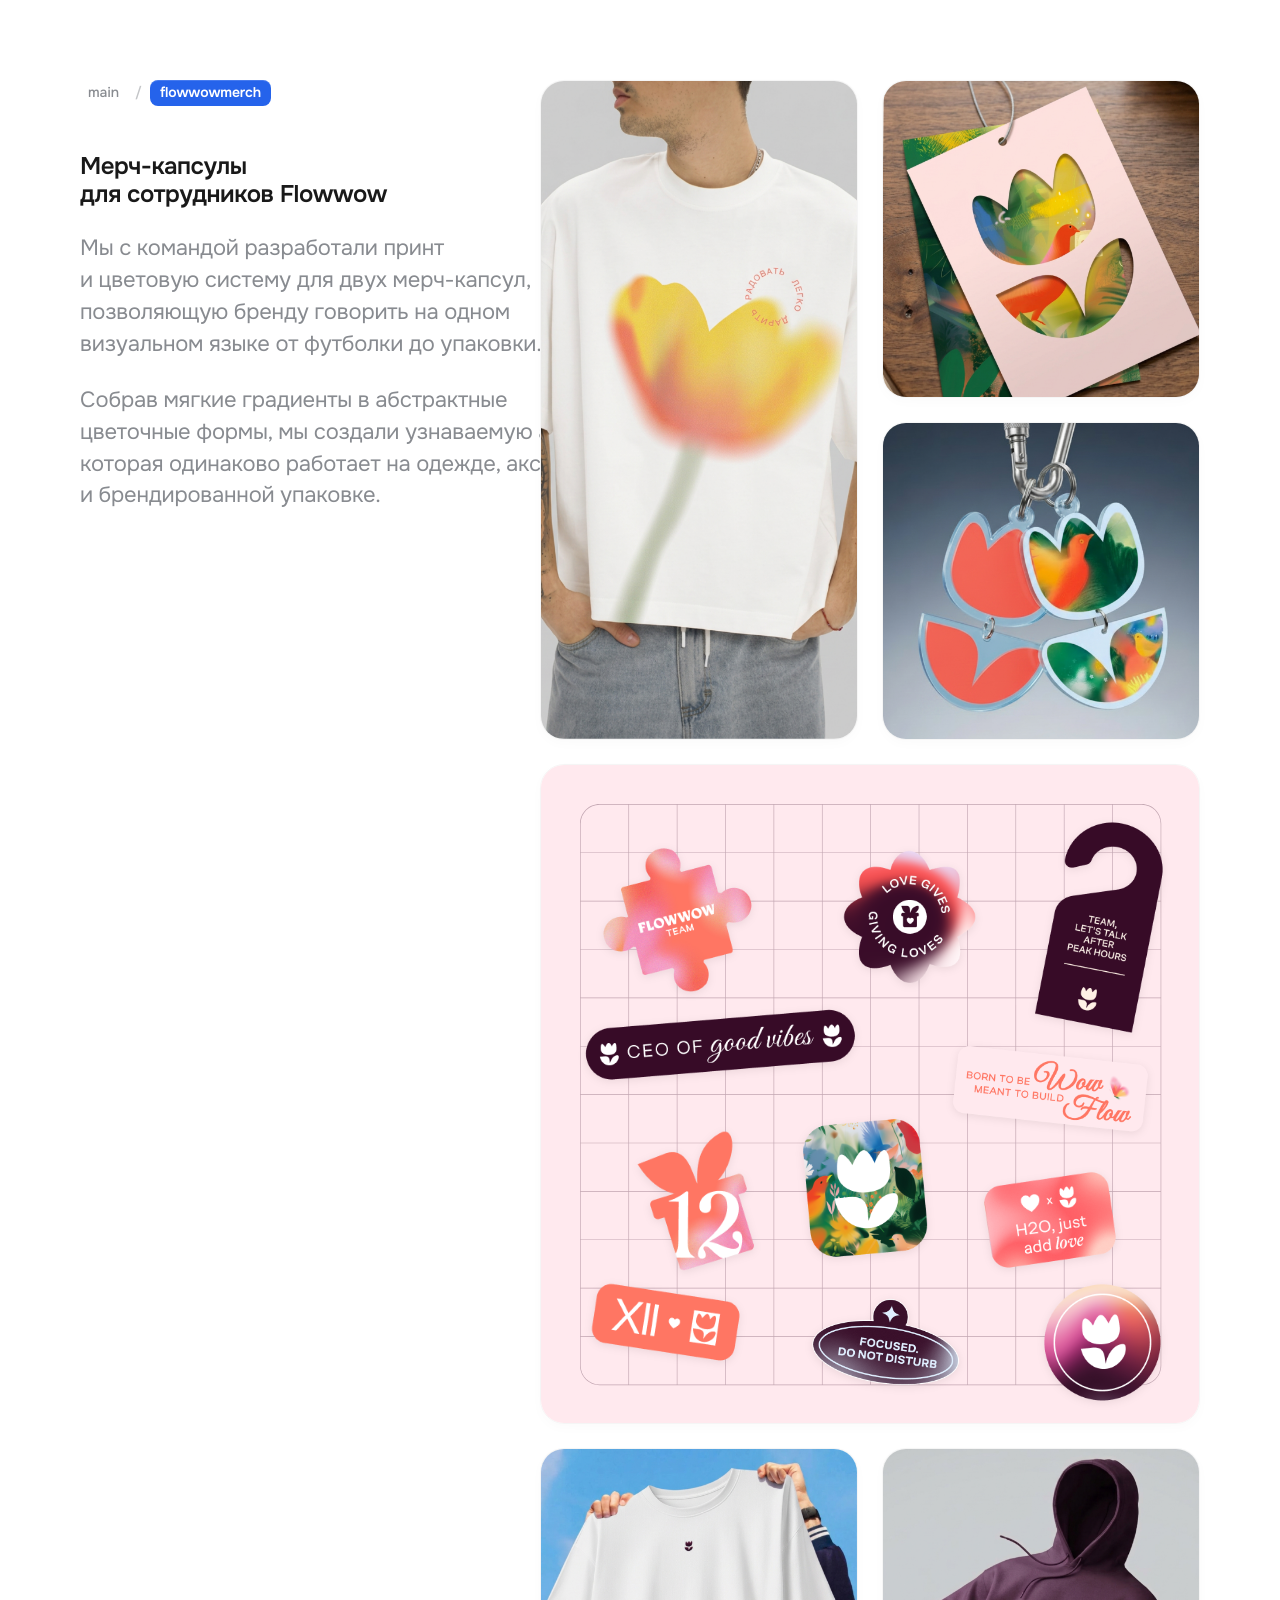
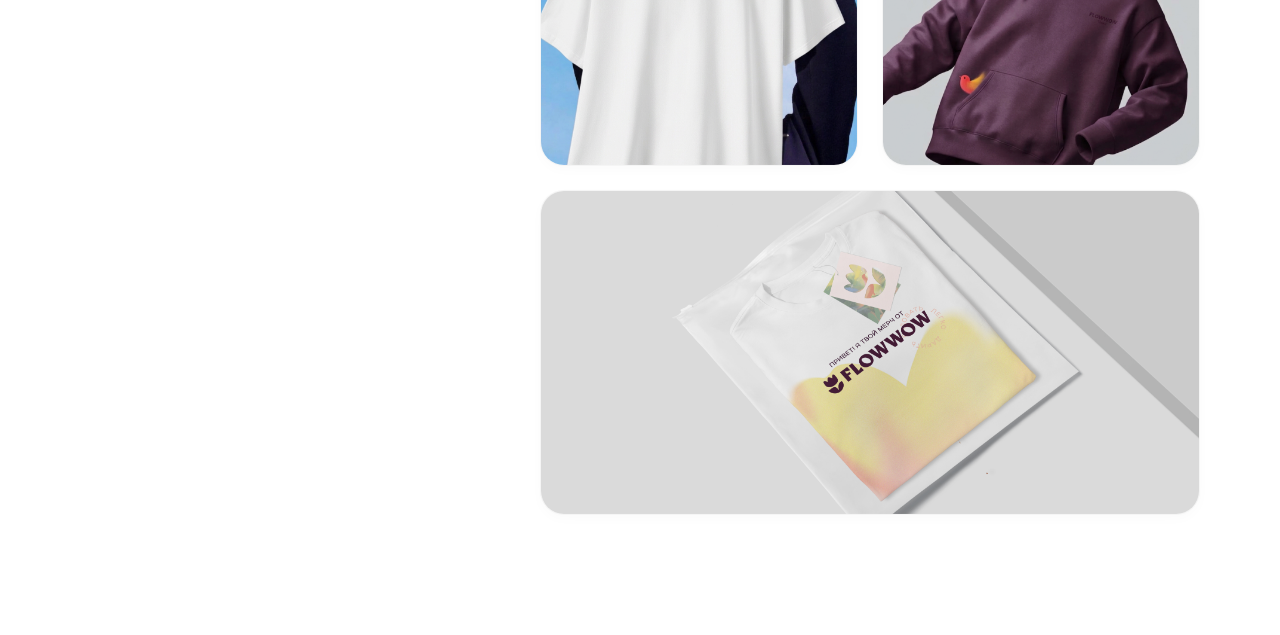
<file: flowwow-merch.html>
<!DOCTYPE html>
<html lang="ru">
<head>
    <meta charset="utf-8"/>
    <meta name="viewport" content="width=device-width, initial-scale=1.0"/>
    <title>Flowwow Merch | Сергей Тихонов</title>
    <!-- Fonts -->
    <link rel="preconnect" href="https://fonts.googleapis.com">
    <link rel="preconnect" href="https://fonts.gstatic.com" crossorigin>
    <link href="https://fonts.googleapis.com/css2?family=Onest:wght@300;400;500;600;700;800&display=swap" rel="stylesheet">
    
    <style>
        :root {
            --font-family: "Onest", -apple-system, BlinkMacSystemFont, "Segoe UI", Roboto, sans-serif;
            --font-body-regular: 420 16px/1.6 var(--font-family);
            --color-text-primary: rgba(0, 0, 0, 0.9);
            --color-text-secondary: rgb(136, 139, 144);
            --color-blue: #0010E5;
            --color-bg: #FFFFFF;
        }

        /* Basic resets */
        * {
            margin: 0;
            padding: 0;
            box-sizing: border-box;
        }

        html {
            font-family: var(--font-family);
            text-rendering: geometricPrecision;
            -webkit-font-smoothing: antialiased;
            -moz-osx-font-smoothing: grayscale;
            background-color: var(--color-bg);
            scroll-behavior: smooth;
        }

        body {
            color: var(--color-text-primary);
            padding: 0;
            margin: 0;
        }

        a {
            color: inherit;
            text-decoration: none;
        }

        /* Back Button Navigation */
        .back_nav {
            margin-bottom: 32px;
        }

        .back_btn {
            display: inline-flex;
            align-items: center;
            gap: 8px;
            color: var(--color-text-secondary);
            font-size: 15px;
            font-weight: 500;
            text-decoration: none;
            transition: all 0.2s ease;
        }

        .back_btn:hover {
            color: #0010E5; /* Royal blue */
            transform: translateX(-4px);
        }

        .back_btn svg {
            transition: stroke 0.2s ease;
        }

        /* Container Layout */
        .project_article_wrapper {
            width: 100%;
            padding: 80px 80px 120px;
            max-width: 100%; /* Spreads fully to window boundaries */
            margin: 0;
        }

        .merch_layout_container {
            display: flex;
            justify-content: space-between; /* Align text to far-left, grid to far-right */
            width: 100%;
            align-items: start;
            gap: 40px;
        }

        /* Breadcrumbs navigation */
        .breadcrumbs {
            display: flex;
            align-items: center;
            gap: 8px;
            font-size: 14px;
            font-weight: 500;
            margin-bottom: 24px;
        }

        .breadcrumb_link {
            color: var(--color-text-secondary);
            text-decoration: none;
            transition: all 0.2s ease;
            padding: 4px 8px;
            border-radius: 6px;
        }

        .breadcrumb_link:hover {
            color: var(--color-text-primary);
            background-color: rgba(0, 0, 0, 0.04);
        }

        .breadcrumb_separator {
            color: var(--color-text-secondary);
            opacity: 0.5;
        }

        .breadcrumb_active {
            color: #FFFFFF;
            background-color: #2563eb; /* Cobalt blue button color */
            padding: 4px 10px;
            border-radius: 8px;
            font-weight: 600;
            letter-spacing: -0.01em;
            box-shadow: inset 0 1px 0 0 rgba(255, 255, 255, 0.15);
        }

        .text_column {
            position: sticky;
            top: 80px;
            width: 100%;
            max-width: 420px; /* Expanded to fit 2-line title */
            display: flex;
            flex-direction: column;
            gap: 24px;
        }

        .text_column h1 {
            font-size: 24px;
            font-weight: 600;
            line-height: 1.15;
            color: var(--color-text-primary);
            margin-bottom: 0;
            letter-spacing: -0.02em;
        }

        .text_column p {
            font-size: 22px;
            font-weight: 400;
            line-height: 1.45;
            color: var(--color-text-secondary);
            margin: 0;
            letter-spacing: -0.01em;
        }

        .nowrap-line {
            display: inline-block;
            white-space: nowrap;
        }

        @media (max-width: 950px) {
            .nowrap-line {
                display: inline;
                white-space: normal;
            }
        }

        @media (max-width: 950px) {
            .project_article_wrapper {
                padding: 40px 40px 80px;
            }
            .merch_layout_container {
                flex-direction: column;
                gap: 40px;
            }
            .text_column {
                position: static;
                max-width: none;
            }
            .text_column h1 {
                font-size: 18px;
            }
            .text_column p {
                font-size: 16px;
            }
            .gallery_grid {
                max-width: none;
            }
        }

        @media (max-width: 600px) {
            .project_article_wrapper {
                padding: 40px 20px 80px;
            }
        }

        /* Floating Nav Tabs Dock */
        .navigation_tabs {
            display: inline-flex;
            padding: 2px;
            justify-content: center;
            align-items: center;
            gap: 2px;
            position: fixed;
            bottom: 36px;
            left: 50%;
            transform: translateX(-50%);
            z-index: 1000;
        }

        .navigation_tabs:before {
            content: "";
            position: absolute;
            top: 0;
            left: 0;
            width: 100%;
            height: 100%;
            border-radius: 100px;
            background: rgba(255,255,255,.68);
            box-shadow: 0 2px 32px 0 rgba(0,0,0,.16);
            -webkit-backdrop-filter: blur(20px);
            backdrop-filter: blur(20px);
            z-index: -1;
        }

        .navigation_tabs .nav_item_container {
            display: flex;
        }

        .navigation_tabs .nav_item {
            display: flex;
            width: 51px;
            height: 51px;
            justify-content: center;
            align-items: center;
            aspect-ratio: 1/1;
            color: var(--color-text-secondary);
            transition: background-color 0.25s, color 0.25s;
            border-radius: 50%;
        }

        .navigation_tabs .nav_item:hover {
            background-color: rgba(0, 0, 0, 0.05);
            color: var(--color-text-primary);
        }

        .profile_pic {
            height: 1.5em;
            width: 1.5em;
            border-radius: 50%;
            object-fit: cover;
        }

        /* Gallery Layout */
        .gallery_grid {
            display: flex;
            flex-direction: column;
            gap: 24px;
            width: 100%;
            max-width: 800px; /* Keep size exactly as it is now */
        }

        .gallery_row {
            display: flex;
            gap: 24px;
            width: 100%;
        }

        .gallery_row.cols-2 {
            display: grid;
            grid-template-columns: repeat(2, 1fr);
            grid-gap: 24px;
            align-items: stretch;
        }

        .gallery_column {
            display: flex;
            flex-direction: column;
            gap: 24px;
        }

        .gallery_column.single-item {
            height: 100%;
        }

        .gallery_column.single-item .gallery_item {
            height: 100%;
            display: flex;
            flex-direction: column;
        }

        .gallery_column.single-item .gallery_item img {
            height: 100%;
            object-fit: cover;
        }

        @media (max-width: 600px) {
            .gallery_grid {
                gap: 16px;
            }
            .gallery_row.cols-2 {
                grid-gap: 16px;
            }
            .gallery_column {
                gap: 16px;
            }
        }

        /* Gallery Item Card */
        .gallery_item {
            position: relative;
            background: #FFFFFF;
            border-radius: 24px;
            overflow: hidden;
            border: 1px solid rgba(0, 0, 0, 0.04);
            box-shadow: 0 4px 12px rgba(0, 0, 0, 0.02);
            transition: all 0.3s cubic-bezier(0.4, 0, 0.2, 1);
            width: 100%;
        }

        @media (max-width: 600px) {
            .gallery_item {
                border-radius: 16px;
            }
        }

        .gallery_item:hover {
            transform: translateY(-6px);
            box-shadow: 0 16px 36px rgba(0, 0, 0, 0.08);
            border-color: rgba(0, 16, 229, 0.08);
        }

        .gallery_item img {
            width: 100%;
            height: auto;
            display: block;
            transition: transform 0.4s ease;
        }

        .gallery_item:hover img {
            transform: scale(1.02);
        }

        /* Stickers Interactive Container */
        .stickers_container {
            position: relative;
            width: 100%;
            aspect-ratio: 1 / 1;
            border-radius: 24px;
            overflow: hidden;
            border: 1px solid rgba(0, 0, 0, 0.04);
            box-shadow: 0 4px 12px rgba(0, 0, 0, 0.02);
            background: transparent;
        }

        @media (max-width: 600px) {
            .stickers_container {
                border-radius: 16px;
            }
        }

        .stickers_container .grid_bg {
            width: 100%;
            height: 100%;
            display: block;
            object-fit: cover;
            pointer-events: none;
        }

        .sticker_img {
            position: absolute;
            transition: transform 0.35s cubic-bezier(0.175, 0.885, 0.32, 1.275), filter 0.35s ease;
            cursor: pointer;
            filter: drop-shadow(0 2px 4px rgba(0, 0, 0, 0.08));
        }

        /* Alternating tilt rotation on hover */
        .sticker_img:nth-child(odd):hover {
            transform: scale(1.06) rotate(-3deg) translateY(-4px);
            filter: drop-shadow(0 12px 24px rgba(0, 0, 0, 0.14));
            z-index: 10;
        }

        .sticker_img:nth-child(even):hover {
            transform: scale(1.06) rotate(3deg) translateY(-4px);
            filter: drop-shadow(0 12px 24px rgba(0, 0, 0, 0.14));
            z-index: 10;
        }
    </style>
</head>
<body>



    <div class="project_article_wrapper">
        <div class="merch_layout_container">
            <!-- Left Text Column -->
            <div class="text_column">
                <nav class="breadcrumbs">
                    <a href="index.html" class="breadcrumb_link">main</a>
                    <span class="breadcrumb_separator">/</span>
                    <span class="breadcrumb_active">flowwowmerch</span>
                </nav>
                <h1><span style="display: inline-block; white-space: nowrap;">Мерч-капсулы</span><br><span style="display: inline-block; white-space: nowrap;">для сотрудников Flowwow</span></h1>
                <p><span class="nowrap-line">Мы с командой разработали принт</span><br><span class="nowrap-line">и цветовую систему для двух мерч-капсул,</span><br><span class="nowrap-line">позволяющую бренду говорить на одном</span><br><span class="nowrap-line">визуальном языке от футболки до упаковки.</span></p>
                <p><span class="nowrap-line">Собрав мягкие градиенты в абстрактные</span><br><span class="nowrap-line">цветочные формы, мы создали узнаваемую айдентику,</span><br><span class="nowrap-line">которая одинаково работает на одежде, аксессуарах</span><br><span class="nowrap-line">и брендированной упаковке.</span></p>
            </div>

            <!-- Right Gallery Grid Column -->
            <main class="gallery_grid">
                <!-- Row 1: 2 columns -->
                <div class="gallery_row cols-2">
                <div class="gallery_column single-item">
                    <div class="gallery_item">
                        <img src="img/merch/fw_merch_1.jpg" alt="Модель в футболке Flowwow" loading="lazy" />
                    </div>
                </div>
                <div class="gallery_column">
                    <div class="gallery_item">
                        <img src="img/merch/fw_merch_2.jpg" alt="Открытка с тюльпаном" loading="lazy" />
                    </div>
                    <div class="gallery_item">
                        <img src="img/merch/fw_merch_3.jpg" alt="Фирменные брелоки Flowwow" loading="lazy" />
                    </div>
                </div>
            </div>

            <!-- Row 2: Full width (Interactive Stickers Grid) -->
            <div class="gallery_row full-width">
                <div class="stickers_container">
                    <img class="grid_bg" src="img/merch/fw_merch_4.svg" alt="Сетка бренда" />
                    <img class="sticker_img" src="img/merch/fw_stiker_1.png?v=1" alt="Стикер 1" style="left: 6.5%; top: 9.5%; width: 28.5%;" />
                    <img class="sticker_img" src="img/merch/fw_stiker_2.png?v=1" alt="Стикер 2" style="left: 43.5%; top: 10.5%; width: 25.0%;" />
                    <img class="sticker_img" src="img/merch/fw_stiker_3.png?v=1" alt="Стикер 3" style="left: 75.0%; top: 7.5%; width: 20.74%;" />
                    <img class="sticker_img" src="img/merch/fw_stiker_4.png?v=1" alt="Стикер 4" style="left: 6.5%; top: 37.0%; width: 41.47%;" />
                    <img class="sticker_img" src="img/merch/fw_stiker_5.png?v=1" alt="Стикер 5" style="left: 62.5%; top: 42.5%; width: 29.95%;" />
                    <img class="sticker_img" src="img/merch/fw_stiker_6.png?v=1" alt="Стикер 6" style="left: 14.5%; top: 55.5%; width: 19.59%;" />
                    <img class="sticker_img" src="img/merch/fw_stiker_7.png?v=1" alt="Стикер 7" style="left: 39.5%; top: 53.5%; width: 19.59%;" />
                    <img class="sticker_img" src="img/merch/fw_stiker_8.png?v=1" alt="Стикер 8" style="left: 67.0%; top: 61.5%; width: 20.74%;" />
                    <img class="sticker_img" src="img/merch/fw_stiker_9.png?v=1" alt="Стикер 9" style="left: 7.5%; top: 78.5%; width: 23.04%;" />
                    <img class="sticker_img" src="img/merch/fw_stiker_10.png?v=1" alt="Стикер 10" style="left: 39.5%; top: 78.0%; width: 26.50%;" />
                    <img class="sticker_img" src="img/merch/fw_stiker_11.png?v=1" alt="Стикер 11" style="left: 75.5%; top: 78.0%; width: 19.59%;" />
                </div>
            </div>

            <!-- Row 3: 2 columns -->
            <div class="gallery_row cols-2">
                <div class="gallery_column single-item">
                    <div class="gallery_item">
                        <img src="img/merch/fw_merch_5.jpg" alt="Футболка с фирменным логотипом" loading="lazy" />
                    </div>
                </div>
                <div class="gallery_column single-item">
                    <div class="gallery_item">
                        <img src="img/merch/fw_merch_6.jpg" alt="Фирменное худи Flowwow" loading="lazy" />
                    </div>
                </div>
            </div>

            <!-- Row 4: Full width -->
            <div class="gallery_row full-width">
                <div class="gallery_item">
                    <img src="img/merch/fw_merch_7.jpg" alt="Фирменная упаковка Flowwow" loading="lazy" />
                </div>
            </div>
        </main>
    </div> <!-- Close .merch_layout_container -->
</div> <!-- Close .project_article_wrapper -->

</body>
</html>
</file>
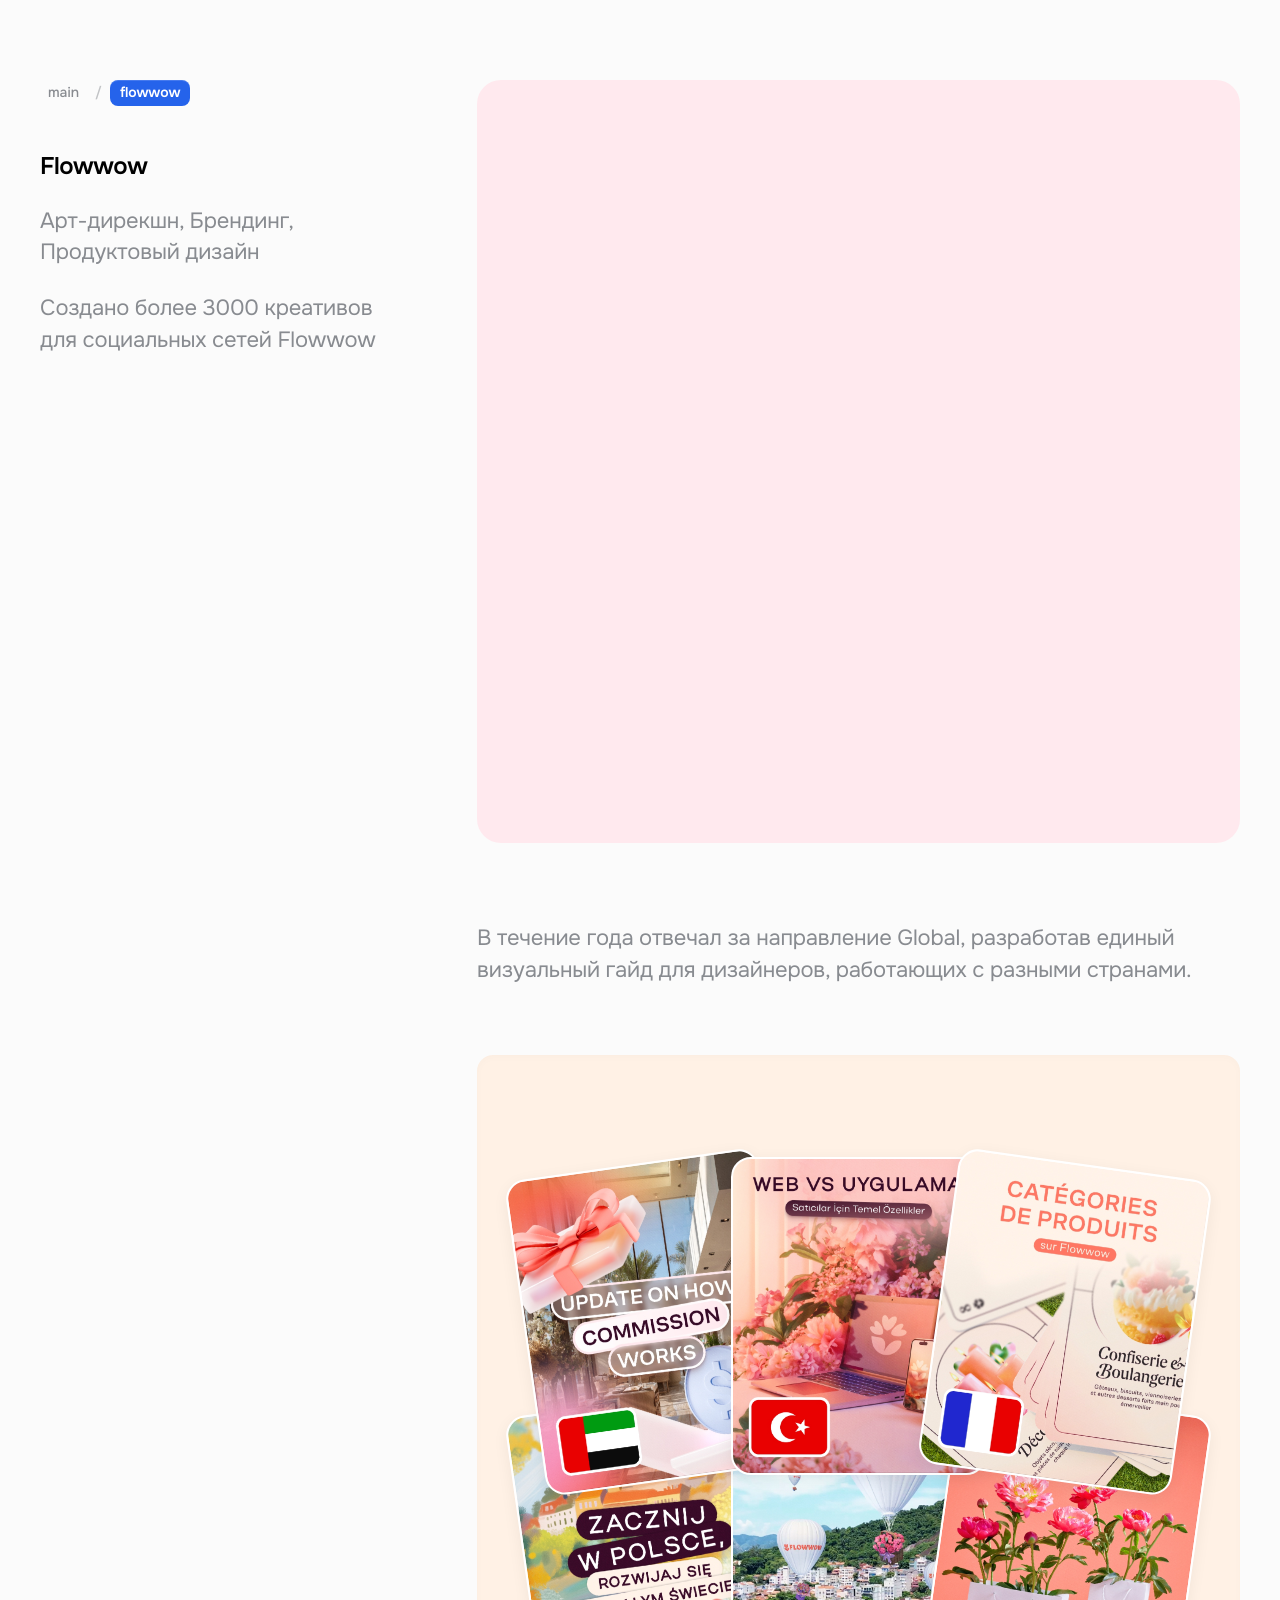
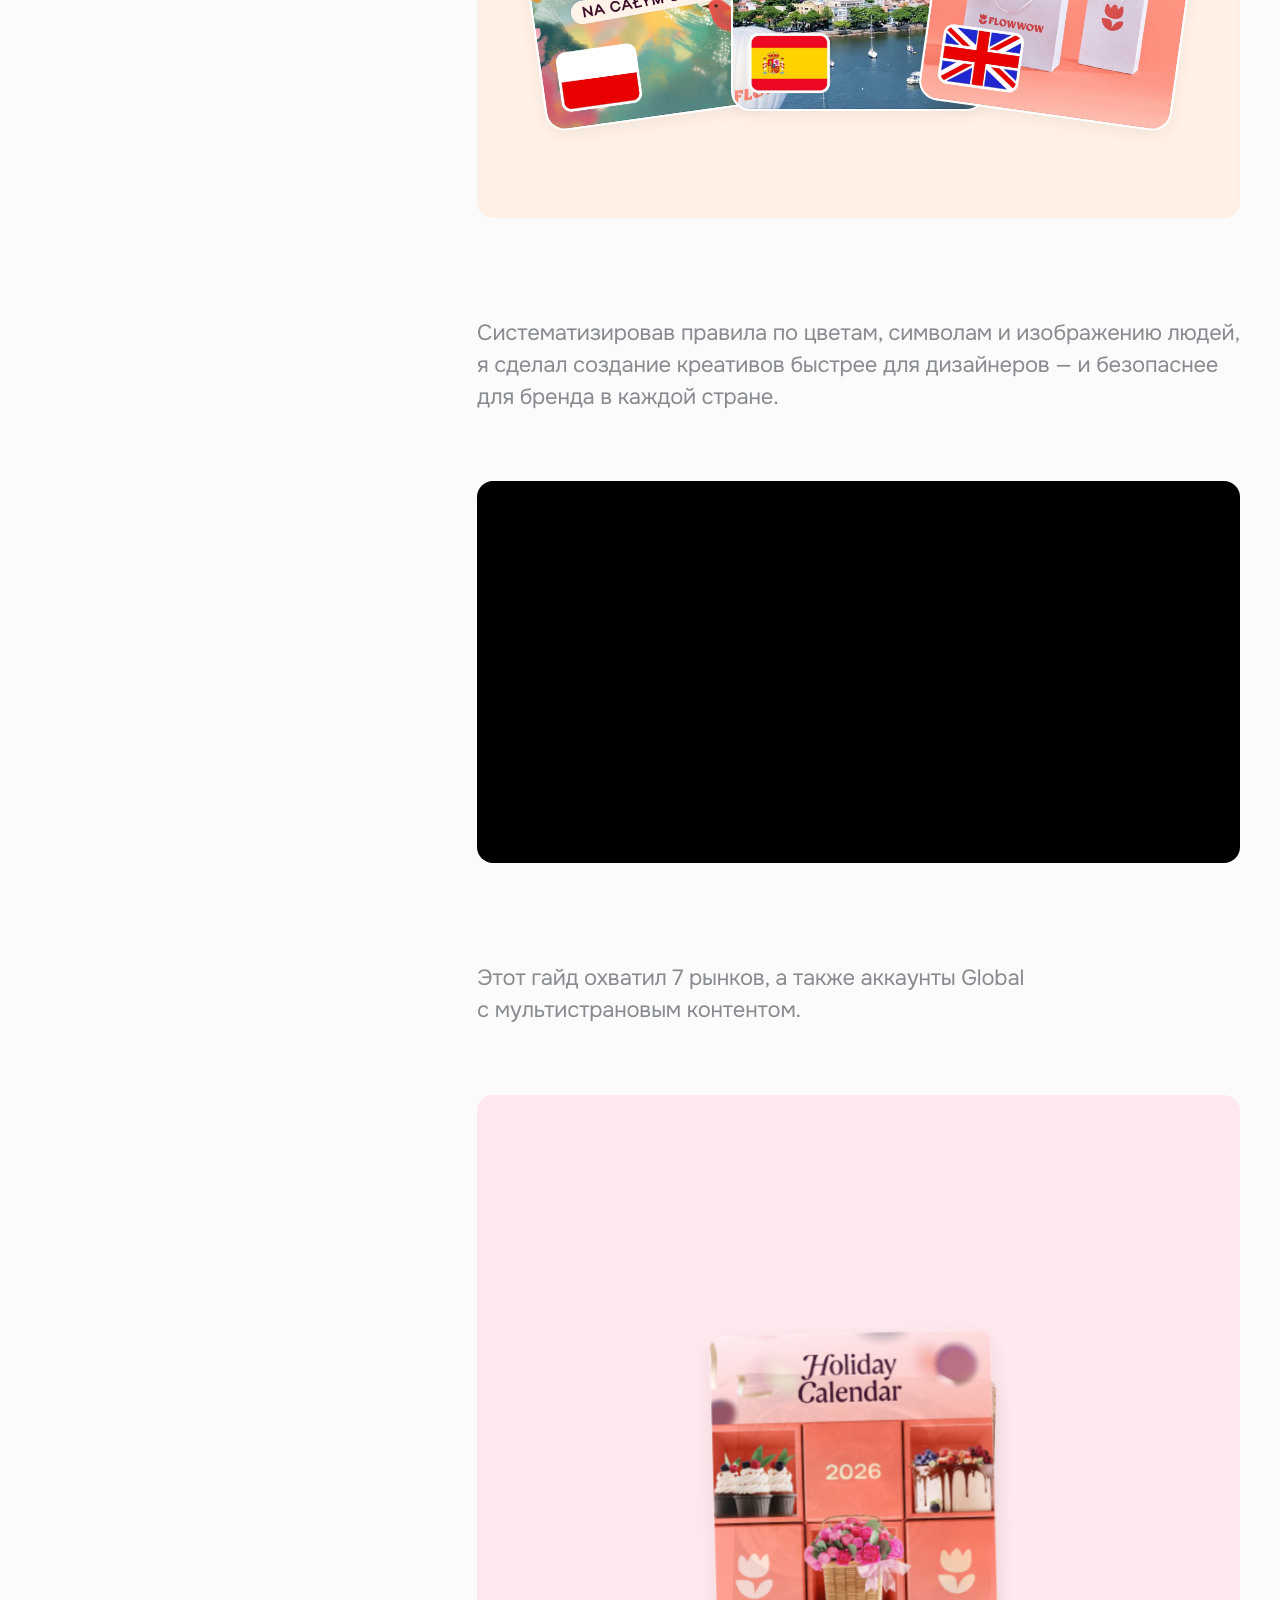
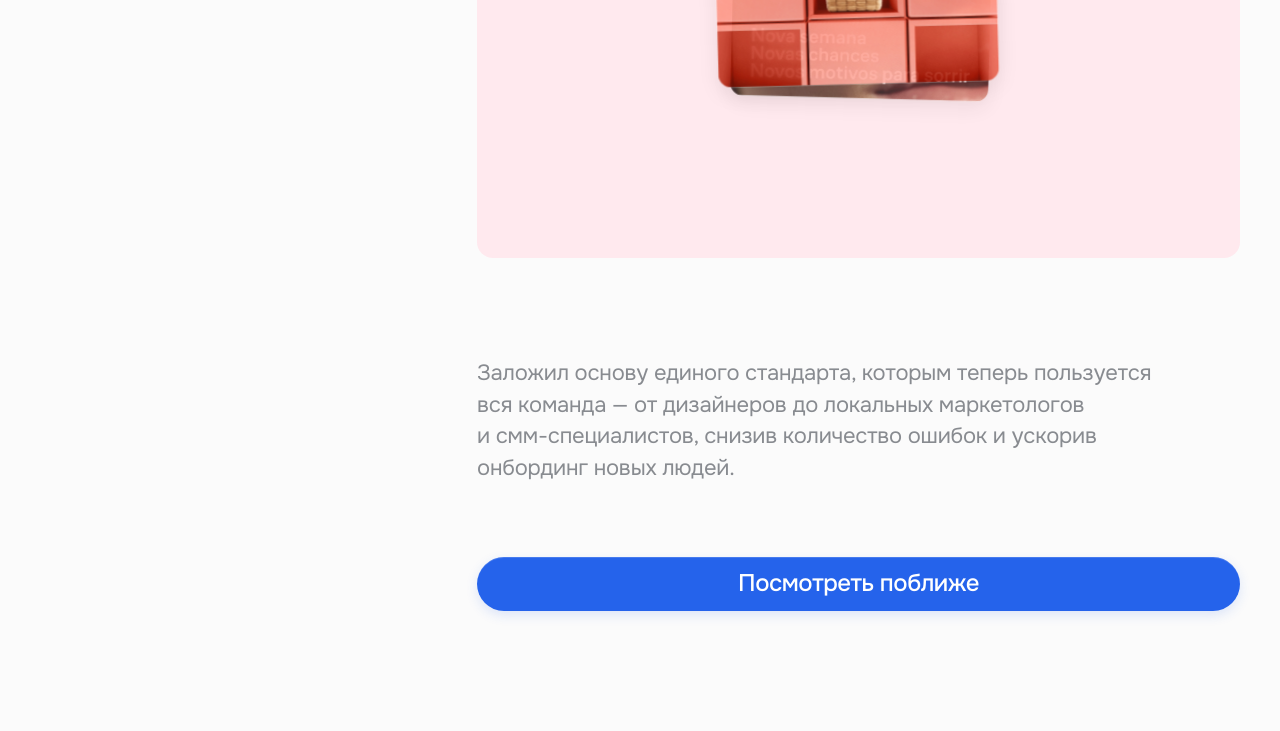
<file: flowwow.html>
<!DOCTYPE html>
<html lang="ru">
<head>
    <meta charset="utf-8"/>
    <meta name="viewport" content="width=device-width, initial-scale=1.0"/>
    <title>Flowwow — Кейс | Сергей Тихонов</title>
    <!-- Fonts -->
    <link rel="preconnect" href="https://fonts.googleapis.com">
    <link rel="preconnect" href="https://fonts.gstatic.com" crossorigin>
    <link href="https://fonts.googleapis.com/css2?family=Onest:wght@300;400;500;600;700;800&display=swap" rel="stylesheet">
    
    <style>
        :root {
            --font-family: "Onest", -apple-system, BlinkMacSystemFont, "Segoe UI", Roboto, sans-serif;
            --font-title-regular: 420 32px/1.2 var(--font-family);
            --font-title-medium: 560 32px/1.2 var(--font-family);
            --font-heading-regular: 420 22px/1.4 var(--font-family);
            --font-heading-medium: 560 22px/1.4 var(--font-family);
            --font-subtitle-regular: 420 18px/1.4 var(--font-family);
            --font-subtitle-medium: 520 18px/1.4 var(--font-family);
            --font-body-regular: 420 16px/1.6 var(--font-family);
            --font-body-medium: 560 16px/1.6 var(--font-family);
            --font-footnote-regular: 420 14px/1.6 var(--font-family);
            --font-footnote-medium: 560 14px/1.6 var(--font-family);
            --color-text-primary: rgba(0, 0, 0, 1);
            --color-text-secondary: rgb(136, 139, 144);
            --safe-area-inset-bottom: 91px;
        }

        /* Basic resets */
        * {
            margin: 0;
            padding: 0;
            box-sizing: border-box;
        }

        html {
            font-family: var(--font-family);
            text-rendering: geometricPrecision;
            -webkit-font-smoothing: antialiased;
            -moz-osx-font-smoothing: grayscale;
            background-color: #FBFBFB;
            scroll-behavior: smooth;
        }

        body {
            color: var(--color-text-primary);
            padding: 0;
            margin: 0;
        }

        /* Back Button Navigation */
        .back_nav {
            max-width: 1280px;
            margin: 0 auto 24px;
        }

        .back_btn {
            display: inline-flex;
            align-items: center;
            gap: 8px;
            color: var(--color-text-secondary);
            font-size: 15px;
            font-weight: 500;
            text-decoration: none;
            transition: all 0.2s ease;
        }

        .back_btn:hover {
            color: #0010E5; /* Royal blue */
            transform: translateX(-4px);
        }

        .back_btn svg {
            transition: stroke 0.2s ease;
        }

        a {
            color: inherit;
            text-decoration: none;
        }

        hr {
            border: 0;
            height: 1px;
            background-color: rgba(0, 0, 0, 0.08);
            margin: 40px 0;
        }

        ::selection {
            background: #000000 !important;
            color: #FFFFFF !important;
        }

        /* Floating Nav Tabs Dock */
        .navigation_tabs {
            display: inline-flex;
            padding: 2px;
            justify-content: center;
            align-items: center;
            gap: 2px;
            position: fixed;
            bottom: 36px;
            left: 50%;
            transform: translateX(-50%);
            z-index: 1000;
        }

        .navigation_tabs:before {
            content: "";
            position: absolute;
            top: 0;
            left: 0;
            width: 100%;
            height: 100%;
            border-radius: 100px;
            background: rgba(255,255,255,.68);
            box-shadow: 0 2px 32px 0 rgba(0,0,0,.16);
            -webkit-backdrop-filter: blur(20px);
            backdrop-filter: blur(20px);
            z-index: -1;
        }

        .navigation_tabs .nav_item_container {
            display: flex;
        }

        .navigation_tabs .nav_item {
            display: flex;
            width: 51px;
            height: 51px;
            justify-content: center;
            align-items: center;
            aspect-ratio: 1/1;
            color: var(--color-text-secondary);
            transition: background-color 0.25s, color 0.25s;
            border-radius: 50%;
        }

        .navigation_tabs .nav_item:hover {
            background-color: rgba(0, 0, 0, 0.05);
            color: var(--color-text-primary);
        }

        .profile_pic {
            height: 1.5em;
            width: 1.5em;
            border-radius: 50%;
            object-fit: cover;
        }

        /* Article Container & Layout */
        .project_article_wrapper {
            width: 100%;
            padding: 80px 40px 120px; /* Aligns left edge exactly to 40px like the main page sidebar! */
            max-width: 100%; /* Spreads fully to window boundaries */
            margin: 0;
            opacity: 0;
            animation: projectArticleSlideUp 1s cubic-bezier(.28,.11,.32,1) .2s forwards;
        }

        @keyframes projectArticleSlideUp {
            0% {
                opacity: 0;
                transform: scale(.95) translateY(16px);
                filter: blur(8px);
            }
            100% {
                opacity: 1;
                transform: scale(1) translateY(0);
                filter: blur(0);
            }
        }

        @media (max-width: 950px) {
            .project_article_wrapper {
                padding: 40px 40px 80px;
            }
        }

        @media (max-width: 600px) {
            .project_article_wrapper {
                padding: 40px 20px 80px;
            }
        }

        .merch_layout_container {
            display: flex;
            justify-content: space-between; /* Align text to far-left, grid to far-right */
            width: 100%;
            align-items: start;
            gap: 80px;
        }

        @media (max-width: 950px) {
            .merch_layout_container {
                flex-direction: column;
                gap: 40px;
            }
        }

        .text_column {
            position: -webkit-sticky;
            position: sticky;
            top: 80px;
            width: 100%;
            max-width: 420px; /* Wider to accommodate 24px text in two lines */
            display: flex;
            flex-direction: column;
            gap: 24px;
        }

        @media (max-width: 950px) {
            .text_column {
                position: static;
                max-width: none;
            }
        }

        .text_column h1 {
            font-size: 24px;
            font-weight: 600;
            line-height: 1.15;
            color: var(--color-text-primary);
            letter-spacing: -.02em;
            margin: 0;
        }

        @media (max-width: 950px) {
            .text_column h1 {
                font-size: 18px;
            }
        }

        .text_column p {
            font-size: 22px;
            font-weight: 400;
            line-height: 1.45;
            color: var(--color-text-secondary);
            margin: 0;
            letter-spacing: -0.01em;
        }

        @media (max-width: 950px) {
            .text_column p {
                font-size: 16px;
            }
        }

        .gallery_grid {
            display: flex;
            flex-direction: column;
            gap: 48px;
            width: 100%;
            max-width: 800px; /* Matches standard artwork width */
        }

        .gallery_grid > p {
            font-size: 22px;
            font-weight: 400;
            line-height: 1.45;
            color: var(--color-text-secondary);
            margin: 32px 0 0;
            letter-spacing: -0.01em;
        }

        @media (max-width: 850px) {
            .gallery_grid > p {
                font-size: 16px;
            }
        }

        .nowrap-line {
            display: inline-block;
            white-space: nowrap;
        }

        @media (max-width: 850px) {
            .nowrap-line {
                display: inline;
                white-space: normal;
            }
        }

        @media (max-width: 950px) {
            .gallery_grid {
                max-width: none;
                gap: 32px;
            }
        }

        .gallery_item {
            position: relative;
            background: #FFE9EE;
            border-radius: 24px;
            overflow: hidden;
            width: 100%;
        }

        @media (max-width: 950px) {
            .gallery_item {
                border-radius: 16px;
            }
        }

        /* Breadcrumbs navigation */
        .breadcrumbs {
            display: flex;
            align-items: center;
            gap: 8px;
            font-size: 14px;
            font-weight: 500;
            margin-bottom: 24px;
        }

        .breadcrumb_link {
            color: var(--color-text-secondary);
            text-decoration: none;
            transition: all 0.2s ease;
            padding: 4px 8px;
            border-radius: 6px;
        }

        .breadcrumb_link:hover {
            color: var(--color-text-primary);
            background-color: rgba(0, 0, 0, 0.04);
        }

        .breadcrumb_separator {
            color: var(--color-text-secondary);
            opacity: 0.5;
        }

        .breadcrumb_active {
            color: #FFFFFF;
            background-color: #2563eb; /* Cobalt blue button color */
            padding: 4px 10px;
            border-radius: 8px;
            font-weight: 600;
            letter-spacing: -0.01em;
            box-shadow: inset 0 1px 0 0 rgba(255, 255, 255, 0.15);
        }

        /* Artwork Cover Card */
        .project_thumbnail {
            --radius: 16px;
            position: relative;
            display: block;
            margin: 0;
            text-decoration: none;
            color: unset;
            border-radius: var(--radius);
            overflow: hidden;
            -webkit-mask-box-image: url('data:image/svg+xml;utf8,<svg width="100" height="100" viewBox="0 0 100 100" fill="none" xmlns="http://www.w3.org/2000/svg"><path d="M0 25.6C0 16.6392 0 12.1587 1.7439 8.73615C3.27787 5.72556 5.72556 3.27787 8.73615 1.7439C12.1587 0 16.6392 0 25.6 0H74.4C83.3608 0 87.8413 0 91.2638 1.7439C94.2744 3.27787 96.7221 5.72556 98.2561 8.73615C100 12.1587 100 16.6392 100 25.6V74.4C100 83.3608 100 87.8413 98.2561 91.2638C96.7221 94.2744 94.2744 96.7221 91.2638 98.2561C87.8413 100 83.3608 100 74.4 100H25.6C16.6392 100 12.1587 100 8.73615 98.2561C5.72556 96.7221 3.27787 94.2744 1.7439 91.2638C0 87.8413 0 83.3608 0 74.4V25.6Z" fill="black"/></svg>') 16/var(--radius)/0;
        }

        @media(max-width:850px){
            .project_thumbnail {
                --radius: 0;
                -webkit-mask-box-image: none;
            }
        }

        .project_thumbnail .project_artwork {
            position: relative;
            display: block;
            margin: 0;
            overflow: hidden;
            background: #FFE9EE; /* Brand light pink background */
            padding-top: 100%; /* 1:1 Aspect Ratio (Square) */
            --rotate-x: 0deg;
            --rotate-y: 0deg;
        }

        .card-stack {
            position: absolute;
            width: 100%;
            height: 100%;
            top: 0;
            left: 0;
            display: flex;
            justify-content: center;
            align-items: center;
            perspective: 1500px;
            transform-style: preserve-3d;
            animation: stackFloat 5s ease-in-out infinite;
        }

        @keyframes stackFloat {
            0%, 100% {
                transform: translateY(0px);
            }
            50% {
                transform: translateY(-8px);
            }
        }

        .card-stack .card {
            position: absolute;
            width: 440px;   /* Doubled size to match main page and look premium */
            height: 550px;  /* Aspect ratio matches original cards nicely */
            border-radius: 20px;
            overflow: hidden;
            box-shadow: 0 16px 48px rgba(0, 0, 0, 0.12);
            background-color: #ffffff;
            transition: transform 0.35s cubic-bezier(0.16, 1, 0.3, 1), 
                        opacity 0.35s cubic-bezier(0.16, 1, 0.3, 1), 
                        box-shadow 0.3s ease;
            pointer-events: none;
            transform-origin: bottom center;
            backface-visibility: hidden;
        }

        .card-stack .card img {
            width: 100%;
            height: 100%;
            object-fit: cover;
            pointer-events: none;
        }

        /* Card stack states with 3D tilt properties */
        .card-stack .card.active {
            transform: scale(1) translateY(0) rotate(0deg) rotateX(var(--rotate-x, 0deg)) rotateY(var(--rotate-y, 0deg)) translateZ(20px);
            opacity: 1;
            z-index: 10;
            pointer-events: auto; /* Allow clicks on case study page */
            box-shadow: 0 24px 60px rgba(0, 0, 0, 0.18);
            cursor: pointer;
        }

        .card-stack .card.next {
            transform: scale(0.93) translateY(32px) rotate(-1.5deg) rotateX(calc(var(--rotate-x, 0deg) * 0.7)) rotateY(calc(var(--rotate-y, 0deg) * 0.7)) translateZ(10px);
            opacity: 0.9;
            z-index: 9;
            box-shadow: 0 16px 36px rgba(0, 0, 0, 0.1);
        }

        .card-stack .card.next-2 {
            transform: scale(0.86) translateY(64px) rotate(1.5deg) rotateX(calc(var(--rotate-x, 0deg) * 0.4)) rotateY(calc(var(--rotate-y, 0deg) * 0.4)) translateZ(0px);
            opacity: 0.8;
            z-index: 8;
            box-shadow: 0 10px 24px rgba(0, 0, 0, 0.06);
        }

        .card-stack .card.exit {
            transform: translate(160%, -20px) rotate(15deg) translateZ(50px);
            opacity: 0;
            z-index: 11;
            transition: transform 0.35s cubic-bezier(0.16, 1, 0.3, 1), opacity 0.35s ease-in;
        }

        /* Rest of the stack hidden */
        .card-stack .card:not(.active):not(.next):not(.next-2):not(.exit) {
            transform: scale(0.8) translateY(96px) translateZ(-20px);
            opacity: 0;
            z-index: 1;
        }

        /* Responsive stack sizes */
        @media(max-width: 850px) {
            .card-stack .card {
                width: 240px;
                height: 300px;
            }
            .card-stack .card.next {
                transform: scale(0.93) translateY(16px) rotate(-1.5deg) translateZ(10px);
            }
            .card-stack .card.next-2 {
                transform: scale(0.86) translateY(32px) rotate(1.5deg) translateZ(0px);
            }
            .card-stack .card:not(.active):not(.next):not(.next-2):not(.exit) {
                transform: scale(0.8) translateY(48px) translateZ(-20px);
            }
        }

        /* Overrides for card-stack when placed in the right content column */
        .gallery_grid .project_artwork {
            position: relative;
            display: block;
            margin: 0;
            overflow: hidden; /* Prevent cards from spilling outside the pink square boundary */
            background: #FFE9EE; /* Brand light pink background */
            padding-top: 100%; /* 1:1 Aspect Ratio (Square) */
            border-radius: 16px;
            --rotate-x: 0deg;
            --rotate-y: 0deg;
        }

        .gallery_grid .card-stack .card {
            width: 300px;
            height: 375px;
            border-radius: 14px;
            box-shadow: 0 8px 24px rgba(0, 0, 0, 0.08);
        }
        .gallery_grid .card-stack .card.active {
            transform: scale(1) translateY(0) rotate(0deg) rotateX(var(--rotate-x, 0deg)) rotateY(var(--rotate-y, 0deg)) translateZ(20px);
            box-shadow: 0 16px 36px rgba(0, 0, 0, 0.12);
        }
        .gallery_grid .card-stack .card.next {
            transform: scale(0.93) translateY(20px) rotate(-1.5deg) rotateX(calc(var(--rotate-x, 0deg) * 0.7)) rotateY(calc(var(--rotate-y, 0deg) * 0.7)) translateZ(10px);
            opacity: 0.9;
        }
        .gallery_grid .card-stack .card.next-2 {
            transform: scale(0.86) translateY(40px) rotate(1.5deg) rotateX(calc(var(--rotate-x, 0deg) * 0.4)) rotateY(calc(var(--rotate-y, 0deg) * 0.4)) translateZ(0px);
            opacity: 0.8;
        }
        .gallery_grid .card-stack .card:not(.active):not(.next):not(.next-2):not(.exit) {
            transform: scale(0.8) translateY(60px) translateZ(-20px);
            opacity: 0;
        }
        .gallery_grid .card-stack .card.exit {
            transform: translate(160%, -10px) rotate(15deg) translateZ(50px);
            opacity: 0;
        }

        /* ==========================================================================================
           HORIZONTAL FAN-OUT CARD INTERACTIVE LIST (ANDREAS ANIMATION)
           ========================================================================== */
        .cards_fan_container {
            display: flex;
            flex-direction: column;
            gap: 0;
            justify-content: center;
            align-items: center;
            width: 100%;
            aspect-ratio: 1 / 1; /* Perfect square */
            background: #FFF1E5;
            border-radius: 16px;
            overflow: visible;
            position: relative;
            box-shadow: inset 0 2px 8px rgba(0, 0, 0, 0.02);
            margin: 20px 0;
        }

        .fan_row {
            display: flex;
            justify-content: center;
            align-items: center;
            width: 100%;
            overflow: visible;
        }

        .fan_row:first-child {
            position: relative;
            z-index: 3;
        }

        .fan_row:last-child {
            position: relative;
            z-index: 2;
            margin-top: -82px; /* Overlap vertically scaled for 1.5x cards */
        }

        /* Lift the entire row's z-index context when hovered so its cards render on top of the other row */
        .fan_row:hover {
            z-index: 4 !important;
        }

        .fan_card {
            position: relative;
            width: 255px;
            height: 318px;
            border-radius: 20px;
            overflow: hidden;
            background: #ffffff;
            box-shadow: 0 4px 16px rgba(0, 0, 0, 0.06);
            border: 2px solid #ffffff;
            margin-left: -48px; /* Overlap effect */
            flex-shrink: 0;
            transition: transform 0.4s cubic-bezier(0.175, 0.885, 0.32, 1.275), 
                        opacity 0.3s ease, 
                        box-shadow 0.3s ease, 
                        z-index 0.1s;
            cursor: pointer;
            z-index: 2;
            transform: rotate(var(--orig-rot)) translateY(var(--orig-y));
        }

        /* Prevent left margin offset on the very first card in each row to keep centering */
        .fan_row .fan_card:first-child {
            margin-left: 0;
        }

        .fan_card img {
            width: 100%;
            height: 100%;
            object-fit: cover;
            pointer-events: none;
            display: block;
            transition: transform 0.4s ease;
        }

        /* Hover animation details */
        .fan_card:hover {
            transform: rotate(0deg) scale(1.3) translateY(-20px) !important;
            opacity: 1 !important;
            z-index: 50 !important;
            box-shadow: 0 24px 48px rgba(0, 0, 0, 0.18);
        }

        /* Soft fade-out on all other cards when one is hovered */
        .cards_fan_container:hover .fan_card:not(:hover) {
            opacity: 0.55;
            transform: scale(0.92) rotate(var(--orig-rot)) translateY(var(--orig-y));
        }

        /* Responsive scaling */
        @media (max-width: 850px) {
            .cards_fan_container {
                overflow-x: auto;
                justify-content: flex-start;
                padding: 40px 10px;
                gap: 10px;
                aspect-ratio: unset;
            }
            .fan_card {
                width: 100px;
                height: 125px;
                margin-left: 0;
                transform: none !important; /* Flatten rotations on mobile for horizontal scrolling */
            }
            .cards_fan_container:hover .fan_card:not(:hover) {
                opacity: 1;
                transform: none;
            }
        }

        /* ==========================================================================
           GLOBAL COUNTRIES CROSSFADE + KEN BURNS CAROUSEL (OPTION 1)
           ========================================================================== */
        /* Global Countries section is now presented using a responsive video player */

        /* Splits Grid Body layout */
        .design_project_article .design_project_article_body {
            font: var(--font-body-regular);
            color: var(--color-text-primary);
            max-width: 1280px;
            margin: 0 auto;
            display: grid;
            grid-template-columns: repeat(2, 1fr);
            grid-gap: 40px;
        }

        @media(max-width:850px){
            .design_project_article .design_project_article_body {
                grid-template-columns: 1fr;
            }
        }

        .design_project_article .design_project_article_body .content {
            grid-column: 2;
        }

        @media(max-width:850px){
            .design_project_article .design_project_article_body .content {
                grid-column: 1;
            }
        }

        .design_project_article .design_project_article_body .content hr {
            width: 100%;
            height: 1px;
            background: #e7e8e9;
            border: none;
            outline: none;
            margin: 0;
        }

        .design_project_article .design_project_article_body .content hr:not(:first-child) {
            margin-top: 2em;
        }

        .design_project_article .design_project_article_body .content blockquote,
        .design_project_article .design_project_article_body .content p {
            width: 100%;
            margin: 0 auto;
            padding: 0;
        }

        .design_project_article .design_project_article_body .content blockquote:not(:first-child):not(figure+p),
        .design_project_article .design_project_article_body .content p:not(:first-child):not(figure+p) {
            margin-top: 1.2em;
        }

        .design_project_article .design_project_article_body .content strong {
            font-weight: 560;
        }

        .design_project_article .design_project_article_body .content h2 {
            font: var(--font-heading-medium);
            letter-spacing: -.03em;
        }

        .design_project_article .design_project_article_body .content h2:not(:first-child):not(figure+h2) {
            margin-top: 2em;
        }

        .design_project_article .design_project_article_body .content blockquote {
            font: var(--font-heading-regular);
            letter-spacing: -.03em;
            padding: 20px 0;
            font-style: italic;
        }

        /* Assets block grids */
        .project_article_asset {
            padding: 40px 0;
            width: 100%;
            height: auto;
            margin: 0 auto;
            display: block;
        }

        .project_article_asset .video_container {
            width: 100%;
            position: relative;
            border-radius: 12px;
            overflow: hidden;
            aspect-ratio: 16 / 9;
            background: transparent;
            /* Webkit hack to force clean rounded corner clipping on video layers */
            -webkit-mask-image: -webkit-radial-gradient(white, black);
            transform: translateZ(0);
        }

        .project_article_asset .project_article_video {
            width: 100%;
            height: 100%;
            object-fit: cover;
            display: block;
            border-radius: 12px;
        }

        .project_article_asset figcaption {
            display: block;
            font: var(--font-footnote-regular);
            color: var(--color-text-secondary);
            margin: 8px 0 0;
            padding: 0 4px;
        }

        /* Sticky Left credits grid */
        .design_project_article .design_project_article_body .credits {
            position: -webkit-sticky;
            position: sticky;
            top: 40px;
            width: 100%;
            height: min-content;
            margin: 0 auto;
            display: grid;
            grid-template-columns: repeat(2, 1fr);
            grid-gap: 40px;
            grid-row: 1;
            grid-column: 1;
        }

        @media(max-width:1080px){
            .design_project_article .design_project_article_body .credits {
                grid-gap: 20px;
            }
        }

        @media(max-width:850px){
            .design_project_article .design_project_article_body .credits {
                position: static;
                grid-row: initial;
                margin-top: 40px;
            }
        }

        .design_project_article .design_project_article_body .credits .item > :not(:first-child) {
            margin-top: 2px;
        }

        .design_project_article .design_project_article_body .credits .item h3,
        .design_project_article .design_project_article_body .credits .item p {
            font: var(--font-body-regular);
            margin: 0;
            padding: 0;
        }

        .design_project_article .design_project_article_body .credits .item h3 {
            color: var(--color-text-secondary);
            font-weight: 500;
        }

        /* Next Project Peek Footer styling */
        .next_project_peek {
            margin: 60px auto 0;
            padding: 0 40px 120px;
            max-width: 1600px;
            position: relative;
        }

        .next_project_peek hr {
            width: 100%;
            height: 1px;
            background: #e7e8e9;
            border: none;
            outline: none;
            margin: 0 0 40px;
        }

        .next_project_peek .project_article_header_container {
            display: block;
        }

        .next_project_peek .project_access {
            position: absolute;
            top: 0;
            right: 0;
            bottom: 0;
            left: 0;
            z-index: 100;
        }

        @media(max-width:850px){
            .next_project_peek {
                padding: 0 20px 80px;
            }
            .gallery_btn {
                padding: 10px 18px;
                height: auto;
                font-size: 18px;
            }
        }

        /* Minimalist Gallery Link Button (Matched to Main page Tailwind button) */
        .gallery_btn {
            display: inline-flex;
            align-items: center;
            justify-content: center;
            width: 100%; /* Stretch to full width of column block */
            padding: 12px 24px;
            border: none;
            outline: none;
            border-radius: 100px;
            color: #FFFFFF;
            background: #2563eb;
            font-family: var(--font-family);
            font-size: 24px;
            font-weight: 500;
            letter-spacing: -0.02em;
            text-decoration: none;
            box-shadow: inset 0 1px 0 0 rgba(255, 255, 255, 0.15), 0 4px 12px rgba(37, 99, 235, 0.15);
            transition: background 0.25s ease, transform 0.25s ease, box-shadow 0.25s ease;
            margin-top: 24px;
        }

        .gallery_btn:hover {
            background-color: #1d4ed8;
            transform: translateY(-1px);
            box-shadow: inset 0 1px 0 0 rgba(255, 255, 255, 0.15), 0 6px 16px rgba(37, 99, 235, 0.25);
            color: #FFFFFF;
        }

        .gallery_btn:active {
            transform: translateY(1px);
        }
    </style>
</head>
<body>

    <div id="__next">


        <!-- Main Case study layout -->
        <div class="project_article_wrapper">
            <div class="merch_layout_container">
                <!-- Left Text & Info Column -->
                <div class="text_column">
                    <nav class="breadcrumbs">
                        <a href="index.html" class="breadcrumb_link">main</a>
                        <span class="breadcrumb_separator">/</span>
                        <span class="breadcrumb_active">flowwow</span>
                    </nav>
                    <h1>Flowwow</h1>
                    <p><span style="display: inline-block; white-space: nowrap;">Арт-дирекшн, Брендинг,</span><br><span style="display: inline-block; white-space: nowrap;">Продуктовый дизайн</span></p>
                    <p><span style="display: inline-block; white-space: nowrap;">Создано более 3000 креативов</span><br><span style="display: inline-block; white-space: nowrap;">для социальных сетей Flowwow</span></p>
                </div>

                <!-- Right Gallery & Content Column -->
                <main class="gallery_grid">
                    <!-- Square cover video -->
                    <div class="gallery_item">
                        <div class="project_artwork fw_artwork" style="background: transparent; -webkit-mask-image: -webkit-radial-gradient(white, black); transform: translateZ(0); padding-top: 100%; position: relative;">
                            <video src="video/fw_cover_yandex.mp4" loop="" muted="" autoplay="" playsinline="" style="position: absolute; top: 0; left: 0; width: 100%; height: 100%; object-fit: cover;"></video>
                        </div>
                    </div>

                    <!-- Rest of the content -->
                    <p>
                        В течение года отвечал за направление Global, разработав единый визуальный гайд для дизайнеров, работающих с разными странами.
                    </p>

                    <!-- Fan-out card list -->
                    <div class="cards_fan_container" style="padding: 20px 0;">
                        <div class="fan_row">
                            <div class="fan_card" style="--orig-rot: -8deg; --orig-y: 4px;"><img src="img/fw_fan_1.jpg" alt="Flowwow UAE Marketing"></div>
                            <div class="fan_card" style="--orig-rot: 0deg; --orig-y: -2px;"><img src="img/fw_fan_2.jpg" alt="Flowwow Turkey Marketing"></div>
                            <div class="fan_card" style="--orig-rot: 8deg; --orig-y: 4px;"><img src="img/fw_fan_3.jpg" alt="Flowwow France Marketing"></div>
                        </div>
                        <div class="fan_row">
                            <div class="fan_card" style="--orig-rot: -8deg; --orig-y: 4px;"><img src="img/fw_fan_4.jpg" alt="Flowwow Poland Marketing"></div>
                            <div class="fan_card" style="--orig-rot: 0deg; --orig-y: -2px;"><img src="img/fw_fan_5.jpg" alt="Flowwow Spain Marketing"></div>
                            <div class="fan_card" style="--orig-rot: 8deg; --orig-y: 4px;"><img src="img/fw_fan_6.jpg" alt="Flowwow UK Marketing"></div>
                        </div>
                    </div>

                    <p>
                        <span class="nowrap-line">Систематизировав правила по цветам, символам и изображению людей,</span><br><span class="nowrap-line">я сделал создание креативов быстрее для дизайнеров — и безопаснее</span><br><span class="nowrap-line">для бренда в каждой стране.</span>
                    </p>

                    <!-- Global Countries Video -->
                    <div class="video_container" style="border-radius: 16px; overflow: hidden; background: #000; width: 100%; display: block; margin: 20px 0;">
                        <video src="video/fw_global_yandex.mp4" loop="" muted="" autoplay="" playsinline="" style="width: 100%; display: block;"></video>
                    </div>

                    <p>
                        Этот гайд охватил 7 рынков, а также аккаунты Global<br>с мультистрановым контентом.
                    </p>

                    <!-- Card stack carousel -->
                    <div class="project_artwork fw_artwork" id="fw-blue-card" style="background: #FFE9EE; border-radius: 16px; position: relative; padding-top: 100%; overflow: hidden; margin: 20px 0;">
                        <div class="card-stack" id="fw-card-stack">
                            <div class="card active"><img src="img/fw_card_1.jpg" alt="Экран приложения Flowwow — карточка товара с деталями о букете цветов"></div>
                            <div class="card next"><img src="img/fw_card_2.jpg" alt="Иллюстрация курьера Flowwow, доставляющего цветы клиенту"></div>
                            <div class="card next-2"><img src="img/fw_card_3.jpg" alt="Фирменный баннер Flowwow с зелеными листьями растений"></div>
                            <div class="card"><img src="img/fw_card_4.jpg" alt="Интерфейс личного кабинета и программы лояльности в приложении Flowwow"></div>
                            <div class="card"><img src="img/fw_card_5.jpg" alt="Экран выбора цветов с фильтрами и категориями Flowwow"></div>
                            <div class="card"><img src="img/fw_card_6.jpg" alt="Рекламная графика Flowwow с праздничной композицией и цветами"></div>
                            <div class="card"><img src="img/fw_card_7.jpg" alt="Экран оформления заказа с интерактивной картой доставки Flowwow"></div>
                            <div class="card"><img src="img/fw_card_8.jpg" alt="Типографический баннер со слоганом и логотипом бренда Flowwow"></div>
                            <div class="card"><img src="img/fw_card_9.jpg" alt="Брендированный мокап подарочной коробки Flowwow с логотипом"></div>
                            <div class="card"><img src="img/fw_card_10.jpg" alt="Приветственный экран (onboarding) с яркими иллюстрациями приложения Flowwow"></div>
                        </div>
                    </div>

                    <p>
                        <span class="nowrap-line">Заложил основу единого стандарта, которым теперь пользуется</span><br><span class="nowrap-line">вся команда — от дизайнеров до локальных маркетологов</span><br><span class="nowrap-line">и смм-специалистов, снизив количество ошибок и ускорив</span><br><span class="nowrap-line">онбординг новых людей.</span>
                    </p>

                    <a href="flowwow-creatives.html" class="gallery_btn" style="margin-top: 24px;">Посмотреть поближе</a>
                </main>
            </div>
        </div>

    </div>

    <!-- Interactive Card Stack Carousel JS Controller -->
    <script>
        function initStack() {
            const stack = document.getElementById('fw-card-stack');
            if (stack) {
                const cards = stack.querySelectorAll('.card');
                let currentIndex = 0;
                let isTransitioning = false;
                let autoSwipeInterval = null;

                function updateCardClasses() {
                    cards.forEach((card, index) => {
                        card.classList.remove('active', 'next', 'next-2', 'exit');
                        
                        // Calculate position relative to currentIndex
                        const pos = (index - currentIndex + cards.length) % cards.length;
                        
                        if (pos === 0) {
                            card.classList.add('active');
                        } else if (pos === 1) {
                            card.classList.add('next');
                        } else if (pos === 2) {
                            card.classList.add('next-2');
                        }
                    });
                }

                function swipeCard() {
                    if (cards.length === 0 || isTransitioning) return;
                    isTransitioning = true;

                    const activeCard = cards[currentIndex];
                    if (activeCard) {
                        activeCard.classList.add('exit');
                        activeCard.classList.remove('active');
                    }

                    setTimeout(() => {
                        currentIndex = (currentIndex + 1) % cards.length;
                        updateCardClasses();
                        isTransitioning = false;
                    }, 350); // Matches slide out transition duration (0.35s)
                }

                function startAutoSwipe() {
                    stopAutoSwipe();
                    autoSwipeInterval = setInterval(swipeCard, 2200); // 2.2s interval
                }

                function stopAutoSwipe() {
                    if (autoSwipeInterval) {
                        clearInterval(autoSwipeInterval);
                    }
                }

                // Initialize stack carousel and start loop
                if (cards.length > 0) {
                    updateCardClasses();
                    startAutoSwipe();

                    // Manual swipe on click (allowed on detail page)
                    stack.addEventListener('click', (e) => {
                        e.preventDefault();
                        e.stopPropagation();
                        swipeCard();
                        startAutoSwipe();
                    });

                    // 3D Parallax Tilt hover effect
                    const blueCardBlock = document.getElementById('fw-blue-card');
                    if (blueCardBlock) {
                        blueCardBlock.addEventListener('mousemove', (e) => {
                            const rect = blueCardBlock.getBoundingClientRect();
                            const x = (e.clientX - rect.left) / rect.width - 0.5; // normalized -0.5 to 0.5
                            const y = (e.clientY - rect.top) / rect.height - 0.5; // normalized -0.5 to 0.5

                            // Apply rotation variables to CSS
                            stack.style.setProperty('--rotate-x', `${-y * 16}deg`);
                            stack.style.setProperty('--rotate-y', `${x * 16}deg`);
                            
                            // Pause gentle floating animation during manual interaction
                            stack.style.animationPlayState = 'paused';
                        });

                        blueCardBlock.addEventListener('mouseleave', () => {
                            // Reset rotation variables smoothly
                            stack.style.setProperty('--rotate-x', '0deg');
                            stack.style.setProperty('--rotate-y', '0deg');
                            
                            // Resume floating
                            stack.style.animationPlayState = 'running';
                        });
                    }
                }
            }
        }

        // Bulletproof ready-state check to prevent initialization failure
        if (document.readyState === 'loading') {
            document.addEventListener('DOMContentLoaded', initStack);
        } else {
            initStack();
        }
    </script>
</body>
</html>
</file>
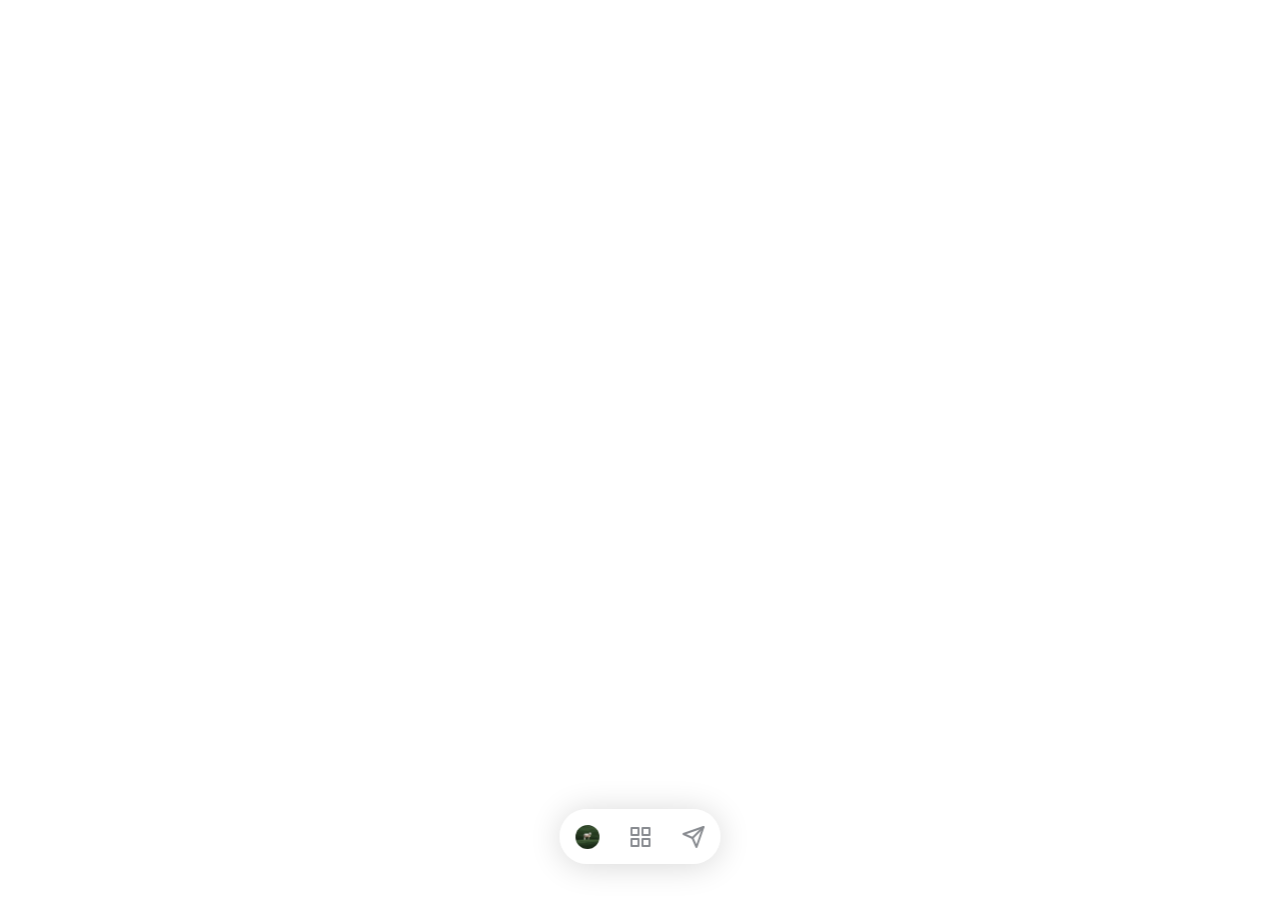
<file: openlizhniki.html>
<!DOCTYPE html>
<html lang="ru">
<head>
    <meta charset="utf-8"/>
    <meta name="viewport" content="width=device-width, initial-scale=1.0"/>
    <title>Открытый турнир Лужников | Сергей Тихонов</title>
    <!-- Fonts -->
    <link rel="preconnect" href="https://fonts.googleapis.com">
    <link rel="preconnect" href="https://fonts.gstatic.com" crossorigin>
    <link href="https://fonts.googleapis.com/css2?family=Onest:wght@300;400;500;600;700;800&display=swap" rel="stylesheet">
    
    <style>
        :root {
            --font-family: "Onest", -apple-system, BlinkMacSystemFont, "Segoe UI", Roboto, sans-serif;
            --color-text-secondary: rgb(136, 139, 144);
            --color-text-primary: rgba(0, 0, 0, 0.9);
        }

        * {
            margin: 0;
            padding: 0;
            box-sizing: border-box;
        }

        html, body {
            width: 100%;
            height: 100%;
            overflow: hidden; /* Hide scrollbars for body, let iframe scroll */
            font-family: var(--font-family);
            background-color: #FFFFFF;
        }

        /* Fullscreen Iframe */
        .site-frame {
            width: 100%;
            height: 100%;
            border: none;
            display: block;
        }

        /* Floating Nav Tabs Dock */
        .navigation_tabs {
            display: inline-flex;
            padding: 2px;
            justify-content: center;
            align-items: center;
            gap: 2px;
            position: fixed;
            bottom: 36px;
            left: 50%;
            transform: translateX(-50%);
            z-index: 1000;
        }

        .navigation_tabs:before {
            content: "";
            position: absolute;
            top: 0;
            left: 0;
            width: 100%;
            height: 100%;
            border-radius: 100px;
            background: rgba(255,255,255,.68);
            box-shadow: 0 2px 32px 0 rgba(0,0,0,.16);
            -webkit-backdrop-filter: blur(20px);
            backdrop-filter: blur(20px);
            z-index: -1;
        }

        .navigation_tabs .nav_item_container {
            display: flex;
        }

        .navigation_tabs .nav_item {
            display: flex;
            width: 51px;
            height: 51px;
            justify-content: center;
            align-items: center;
            aspect-ratio: 1/1;
            color: var(--color-text-secondary);
            transition: background-color 0.25s, color 0.25s;
            border-radius: 50%;
        }

        .navigation_tabs .nav_item:hover {
            background-color: rgba(0, 0, 0, 0.05);
            color: var(--color-text-primary);
        }

        .profile_pic {
            height: 1.5em;
            width: 1.5em;
            border-radius: 50%;
            object-fit: cover;
        }
    </style>
</head>
<body>

    <!-- Floating Bottom Dock Navigation -->
    <nav class="navigation_tabs">
        <div class="nav_item_container">
            <a class="nav_item" title="На главную" href="index.html">
                <img alt="Сергей Тихонов" class="profile_pic" src="img/profile_pic.png"/>
            </a>
        </div>
        <div class="nav_item_container">
            <a class="nav_item" title="Работы" href="index.html#work">
                <svg xmlns="http://www.w3.org/2000/svg" width="24" height="24" viewBox="0 0 24 24" fill="none" stroke="currentColor" stroke-width="2" stroke-linecap="round" stroke-linejoin="round">
                    <rect x="3" y="3" width="7" height="7"></rect>
                    <rect x="14" y="3" width="7" height="7"></rect>
                    <rect x="14" y="14" width="7" height="7"></rect>
                    <rect x="3" y="14" width="7" height="7"></rect>
                </svg>
            </a>
        </div>
        <div class="nav_item_container">
            <a class="nav_item" title="Telegram" href="https://t.me/tikhonoxx" target="_blank" rel="noopener noreferrer">
                <svg xmlns="http://www.w3.org/2000/svg" width="24" height="24" viewBox="0 0 24 24" fill="none" stroke="currentColor" stroke-width="2" stroke-linecap="round" stroke-linejoin="round">
                    <line x1="22" y1="2" x2="11" y2="13"></line>
                    <polygon points="22 2 15 22 11 13 2 9 22 2"></polygon>
                </svg>
            </a>
        </div>
    </nav>

    <!-- Live Embedded Website Frame -->
    <iframe class="site-frame" src="https://open.luzhniki.ru/" title="Открытый турнир Лужников"></iframe>

</body>
</html>
</file>
